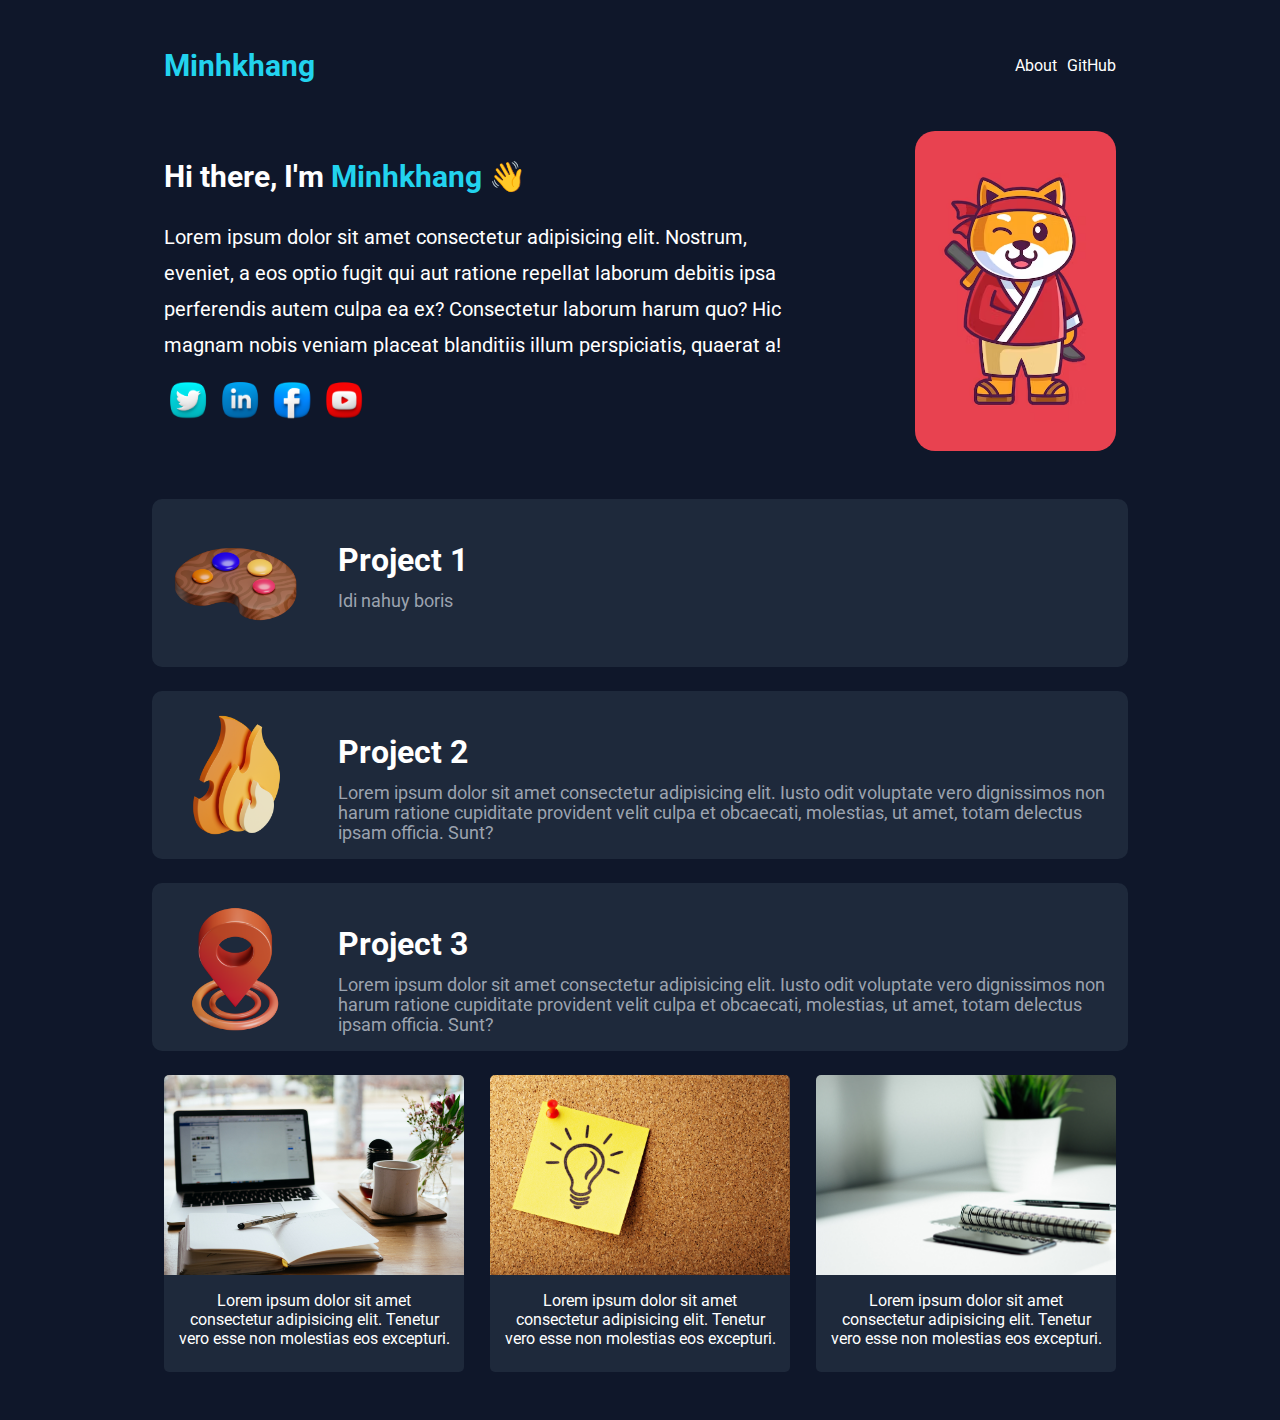
<file: index.html>
<!DOCTYPE html>
<html lang="en">
  <head>
    <!-- Google Tag Manager -->
    <script>
      (function (w, d, s, l, i) {
        w[l] = w[l] || [];
        w[l].push({ "gtm.start": new Date().getTime(), event: "gtm.js" });
        var f = d.getElementsByTagName(s)[0],
          j = d.createElement(s),
          dl = l != "dataLayer" ? "&l=" + l : "";
        j.async = true;
        j.src = "https://www.googletagmanager.com/gtm.js?id=" + i + dl;
        f.parentNode.insertBefore(j, f);
      })(window, document, "script", "dataLayer", "GTM-PRK76LTC");
    </script>
    <!-- End Google Tag Manager -->
    <link rel="stylesheet" href="styles/index.css" />
    <meta charset="UTF-8" />
    <meta name="viewport" content="width=device-width, initial-scale=1.0" />
    <title>Minhkhang</title>
    <link rel="shortcut icon" href="images/favicon.png" type="image/x-icon" />
    <link rel="stylesheet" href="styles/all.css" />
  </head>

  <!-- Google tag (gtag.js) -->
  <script
    async
    src="https://www.googletagmanager.com/gtag/js?id=G-BWH2E750XC"
  ></script>
  <script>
    window.dataLayer = window.dataLayer || [];
    function gtag() {
      dataLayer.push(arguments);
    }
    gtag("js", new Date());

    gtag("config", "G-BWH2E750XC");
  </script>

  <body>
    <!-- Google Tag Manager (noscript) -->
    <noscript
      ><iframe
        src="https://www.googletagmanager.com/ns.html?id=GTM-PRK76LTC"
        height="0"
        width="0"
        style="display: none; visibility: hidden"
      ></iframe
    ></noscript>
    <!-- End Google Tag Manager (noscript) -->
    <nav>
      <div class="logo">Minhkhang</div>
      <ul class="navlist">
        <a href="/about.html">
          <li>About</li>
        </a>
        <a href="https://github.com/minhkhang45" target="_blank">
          <li>GitHub</li>
        </a>
      </ul>
      <div class="burger">
        <div class="stick ones"></div>
        <div class="stick twos"></div>
        <div class="stick threes"></div>
      </div>
      <div class="burg-nav">
        <ul>
          <a href="/about.html">
            <li>About</li>
          </a>
          <a href="https://github.com/minhkhang45">
            <li>GitHub</li>
          </a>
        </ul>
      </div>
    </nav>
    <section class="greet">
      <div class="greet-content">
        <h1>
          Hi there, I'm
          <span class="greet-name"> Minhkhang </span>
          👋
        </h1>
        <p>
          Lorem ipsum dolor sit amet consectetur adipisicing elit. Nostrum,
          eveniet, a eos optio fugit qui aut ratione repellat laborum debitis
          ipsa perferendis autem culpa ea ex? Consectetur laborum harum quo? Hic
          magnam nobis veniam placeat blanditiis illum perspiciatis, quaerat a!
        </p>
        <div>
          <a href="">
            <img src="images/twitter-icon.png" alt="" />
          </a>
          <a href="">
            <img src="images/linkedin-icon.png" alt="" />
          </a>
          <a href="">
            <img src="images/facebook-icon.png" alt="" />
          </a>
          <a href="">
            <img src="images/youtube-icon.png" alt="" />
          </a>
        </div>
      </div>
      <div class="greet-image">
        <img src="images/my-logo.png" alt="" />
      </div>
    </section>
    <section class="projects">
      <div class="one project">
        <img src="images/project-web-design.png" alt="" />
        <div>
          <h1>Project 1</h1>
          <p>Idi nahuy boris</p>
        </div>
      </div>
      <div class="two project">
        <img src="images/project-fire.png" alt="" />
        <div>
          <h1>Project 2</h1>
          <p>
            Lorem ipsum dolor sit amet consectetur adipisicing elit. Iusto odit
            voluptate vero dignissimos non harum ratione cupiditate provident
            velit culpa et obcaecati, molestias, ut amet, totam delectus ipsam
            officia. Sunt?
          </p>
        </div>
      </div>
      <div class="three project">
        <img src="images/project-maps.png" alt="" />
        <div>
          <h1>Project 3</h1>
          <p>
            Lorem ipsum dolor sit amet consectetur adipisicing elit. Iusto odit
            voluptate vero dignissimos non harum ratione cupiditate provident
            velit culpa et obcaecati, molestias, ut amet, totam delectus ipsam
            officia. Sunt?
          </p>
        </div>
      </div>
    </section>
    <section class="recent-posts">
      <div class="post">
        <img src="images/image-post.jpeg" alt="" />
        <div class="post-text">
          <p>
            Lorem ipsum dolor sit amet consectetur adipisicing elit. Tenetur
            vero esse non molestias eos excepturi.
          </p>
        </div>
      </div>
      <div class="post">
        <img src="images/image-post2.jpeg" alt="" />
        <div class="post-text">
          <p>
            Lorem ipsum dolor sit amet consectetur adipisicing elit. Tenetur
            vero esse non molestias eos excepturi.
          </p>
        </div>
      </div>
      <div class="post">
        <img src="images/image-post3.jpeg" alt="" />
        <div class="post-text">
          <p>
            Lorem ipsum dolor sit amet consectetur adipisicing elit. Tenetur
            vero esse non molestias eos excepturi.
          </p>
        </div>
      </div>
    </section>
    <script src="main.js"></script>
  </body>
</html>
</file>
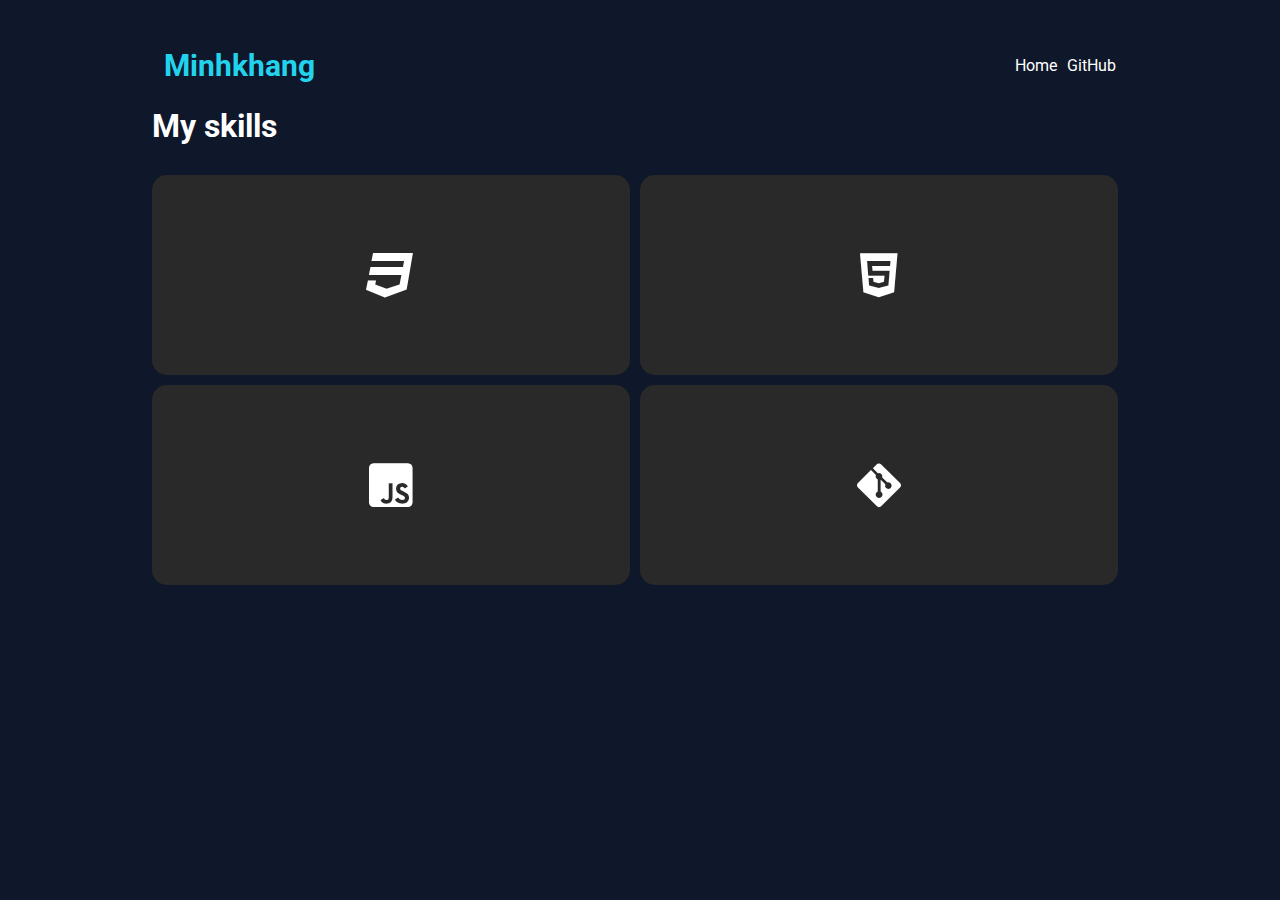
<file: about.html>
<!DOCTYPE html>
<html lang="en">
  <head>
    <!-- Google Tag Manager -->
    <script>
      (function (w, d, s, l, i) {
        w[l] = w[l] || [];
        w[l].push({ "gtm.start": new Date().getTime(), event: "gtm.js" });
        var f = d.getElementsByTagName(s)[0],
          j = d.createElement(s),
          dl = l != "dataLayer" ? "&l=" + l : "";
        j.async = true;
        j.src = "https://www.googletagmanager.com/gtm.js?id=" + i + dl;
        f.parentNode.insertBefore(j, f);
      })(window, document, "script", "dataLayer", "GTM-PRK76LTC");
    </script>
    <!-- End Google Tag Manager -->
    <link rel="stylesheet" href="styles/about.css" />
    <meta charset="UTF-8" />
    <meta name="viewport" content="width=device-width, initial-scale=1.0" />
    <title>About</title>
    <link rel="shortcut icon" href="images/favicon.png" type="image/x-icon" />
    <link rel="stylesheet" href="styles/all.css" />
  </head>
  <!-- Google tag (gtag.js) -->
  <script
    async
    src="https://www.googletagmanager.com/gtag/js?id=G-BWH2E750XC"
  ></script>
  <script>
    window.dataLayer = window.dataLayer || [];
    function gtag() {
      dataLayer.push(arguments);
    }
    gtag("js", new Date());

    gtag("config", "G-BWH2E750XC");
  </script>
  <body>
    <!-- Google Tag Manager (noscript) -->
    <noscript
      ><iframe
        src="https://www.googletagmanager.com/ns.html?id=GTM-PRK76LTC"
        height="0"
        width="0"
        style="display: none; visibility: hidden"
      ></iframe
    ></noscript>
    <!-- End Google Tag Manager (noscript) -->
    <nav>
      <a href="/">
        <div class="logo">Minhkhang</div>
      </a>
      <ul class="navlist">
        <a href="/index.html">
          <li>Home</li>
        </a>
        <a href="https://github.com/minhkhang45" target="_blank">
          <li>GitHub</li>
        </a>
      </ul>
      <div class="burger">
        <div class="stick ones"></div>
        <div class="stick twos"></div>
        <div class="stick threes"></div>
      </div>
      <div class="burg-nav">
        <ul>
          <a href="/index.html">
            <li>Home</li>
          </a>
          <a href="https://github.com/minhkhang45">
            <li>GitHub</li>
          </a>
        </ul>
      </div>
    </nav>
    <main>
      <h1>My skills</h1>
      <div class="skills-content">
        <div class="skills">
          <i class="fa-brands fa-css3"></i>
        </div>
        <div class="skills">
          <i class="fa-brands fa-html5"></i>
        </div>
        <div class="skills">
          <i class="fa-brands fa-square-js"></i>
        </div>
        <div class="skills">
          <i class="fa-brands fa-git-alt"></i>
        </div>
      </div>
    </main>
    <script src="main.js"></script>
  </body>
</html>
</file>
<file: styles/index.css>
@import url('https://fonts.googleapis.com/css2?family=Roboto:ital,wght@0,100;0,300;0,400;0,500;0,700;0,900;1,100;1,300;1,400;1,500;1,700;1,900&display=swap');

body {
    background-color: rgb(15, 23, 42);
    color: #fff;
    font-family: 'Roboto', sans-serif;
    margin: 0 auto;
    padding: 24px 12px;
    box-sizing: border-box;
    max-width: 1000px;
}

li {
    list-style-type: none;
}

nav {
    display: flex;
    justify-content: space-between;
    padding: 24px 12px;
}

.navlist {
    display: flex;
    align-items: center;
}

.navlist li {
    margin-left: 10px;
}

.logo {
    color: #22d3ee;
    font-size: 30px;
    font-weight: 700;
}

a {
    color: #fff;
}

.greet-content h1 {
    font-weight: 700;
    font-size: 1.875rem;
    line-height: 2.25rem;
}

.greet {
    padding: 24px 12px;
    display: flex;
    justify-content: space-between;
    align-items: center;
}

.greet-name {
    color: #22d3ee;
}

.greet-content {
    max-width: 65%;
}

.greet-content p {
    margin-top: 24px;
    font-size: 1.25rem;
    line-height: 2.25rem;
}

.greet-content div img {
    width: 48px;
    height: 48px;
    transition: .2s linear;
}

.greet-content div {
    margin-top: 12px;
}

.greet-content div img:hover {
    scale: 1.1;
}

.greet-image img {
    height: 320px;
    border-radius: 20px;
}

.project {
    width: 100%;
    background-color: rgb(30, 41, 59);
    border-radius: 10px;
    margin-top: 24px;
    padding: 12px 12px;
    transition: .1s linear;
    display: flex;
}

.projects img {
    width: 9rem;
    height: 9rem;
}

.projects h1 {
    margin-top: 30px;
}

.projects p {
    color: rgb(156 163 175);
    line-height: 2.25rem;
    margin-top: 12px;
    line-height: 20px;
    font-size: large;
}

.project:hover {
    scale: 1.05;
}

.project div {
    margin-left: 30px;
}

.recent-posts img {
    width: 300px;
    height: 199.969px;
    border-radius: 5px 5px 0 0;
}

.post-text {
    width: 300px;
    background-color: rgb(30, 41, 59);
    padding: 16px 12px 24px;
    border-radius: 0 0 5px 5px;
}

.recent-posts p {
    text-align: center;

}

.recent-posts {
    padding: 24px 0px;
    display: flex;
    justify-content: space-between;
}

.post {
    margin: 0 12px 0 12px
}

.burger,
.burg-nav {
    display: none;
}





























@media screen and (max-width: 1000px) {
    .recent-posts {
        flex-wrap: wrap;
        justify-content: left;
    }

    .post {
        flex-grow: 1;
        flex-basis: 200;
        min-width: 300px;
        margin: 12px;
        min-height: min-content;
    }

    .post img {
        min-width: 100%;
    }

    .post-text {
        min-width: 100%;
    }

    .project:hover {
        scale: 0.9;
    }
}

@media screen and (max-width: 600px) {
    .greet {
        flex-wrap: wrap-reverse;
    }

    .greet-image {
        min-width: 100%;
        display: flex;
        justify-content: center;
        background: #e84250;
        border-radius: 20px;
        margin-bottom: 40px;
    }

    .greet-content {
        width: 100%;
        max-width: 100%;
    }

    body {
        padding-left: 0;
        padding-right: 0;
    }

    .navlist {
        align-items: center;
    }

    .projects {
        padding: 0px 12px;
    }

    .project {
        flex-wrap: wrap;
        justify-content: center;
    }

    .project img {
        height: 144px;
        width: 144px;
    }

    .project div {
        margin: 0;
    }

    .project h1 {
        text-align: center;
    }

    .project p {
        text-align: justify;
    }

    .navlist {
        display: none;
    }

    .burger {
        display: flex;
        min-width: 50px;
        height: 50px;
        background: #fff;
        border-radius: 50%;
        padding: 5px;
        cursor: pointer;
        z-index: 2;
        align-items: center;
        justify-content: center;
        flex-direction: column;
    }

    .burg-nav {
        position: fixed;
        top: 0;
        left: 0;
        display: flex;
        min-width: 100%;
        min-height: 100%;
        align-items: center;
        justify-content: center;
        font-size: xx-large;
        background: black;
        text-align: center;
        transform: translateX(100%);
        transition: 1s;
    }

    .stick {
        width: 30px;
        height: 4px;
        background: black;
        border-radius: 20px;
        margin: 2px 0;
        transition: .3s ease-in-out;
    }

    .ones.click {
        transform: translateY(190%) rotate(45deg);
    }

    .threes.click {
        transform: translateY(-190%) rotate(-45deg);
    }

    .twos.click {
        transform: translateX(100%);
        opacity: 0;
    }
}



















































































/* Reset and base styles  */
* {
    padding: 0px;
    margin: 0px;
    border: none;
}

*,
*::before,
*::after {
    box-sizing: border-box;
}

/* Links */

a,
a:link,
a:visited {
    text-decoration: none;
}

a:hover {
    text-decoration: none;
}

/* Common */


ul,
ul li {
    list-style: none;
}

img {
    vertical-align: top;
}


address {
    font-style: normal;
}

/* Form */

input,
textarea,
button,
select {
    font-family: inherit;
    font-size: inherit;
    color: inherit;
    background-color: transparent;
}

input::-ms-clear {
    display: none;
}

button,
input[type="submit"] {
    display: inline-block;
    box-shadow: none;
    background-color: transparent;
    background: none;
    cursor: pointer;
}

input:focus,
input:active,
button:focus,
button:active {
    outline: none;
}

button::-moz-focus-inner {
    padding: 0;
    border: 0;
}

label {
    cursor: pointer;
}

legend {
    display: block;
}
</file>
<file: styles/about.css>
@import url('https://fonts.googleapis.com/css2?family=Roboto:ital,wght@0,100;0,300;0,400;0,500;0,700;0,900;1,100;1,300;1,400;1,500;1,700;1,900&display=swap');


body {
    background-color: rgb(15, 23, 42);
    color: #fff;
    font-family: 'Roboto', sans-serif;
    margin: 0 auto;
    padding: 24px 12px;
    box-sizing: border-box;
    max-width: 1000px;
}


li {
    list-style-type: none;
}

nav {
    display: flex;
    justify-content: space-between;
    padding: 24px 12px;
}

.navlist {
    display: flex;
    align-items: center;
}

.navlist li {
    margin-left: 10px;
}

.logo {
    color: #22d3ee;
    font-size: 30px;
    font-weight: 700;
}

a {
    color: #fff;
}

.burger,
.burg-nav {
    display: none;
}

i {
    font-size: 50px;
}

.skills-content {
    flex-wrap: wrap;
    display: flex;
    gap: 10px;
    margin-top: 30px;
}

.skills {
    width: calc(50% - 10px);
    min-height: 200px;
    background: #292929;
    border-radius: 15px;
    justify-content: center;
    display: flex;
    align-items: center;
}





@media screen and (max-width: 600px) {
    .navlist {
        display: none;
    }

    .burger {
        display: flex;
        min-width: 50px;
        height: 50px;
        background: #fff;
        border-radius: 50%;
        padding: 5px;
        cursor: pointer;
        z-index: 2;
        align-items: center;
        justify-content: center;
        flex-direction: column;
    }

    .burg-nav {
        position: fixed;
        top: 0;
        left: 0;
        display: flex;
        min-width: 100%;
        min-height: 100%;
        align-items: center;
        justify-content: center;
        font-size: xx-large;
        background: black;
        text-align: center;
        transform: translateX(100%);
        transition: 1s;
    }

    .stick {
        width: 30px;
        height: 4px;
        background: black;
        border-radius: 20px;
        transition: .3s ease-in-out;
        margin: 2px 0;
    }

    .ones.click {
        transform: translateY(190%) rotate(45deg);
    }

    .threes.click {
        transform: translateY(-190%) rotate(-45deg);
    }

    .twos.click {
        transform: translateX(100%);
        opacity: 0;
    }
}

































/* Reset and base styles  */
* {
    padding: 0px;
    margin: 0px;
    border: none;
}

*,
*::before,
*::after {
    box-sizing: border-box;
}

/* Links */

a,
a:link,
a:visited {
    text-decoration: none;
}

a:hover {
    text-decoration: none;
}

/* Common */


ul,
ul li {
    list-style: none;
}

img {
    vertical-align: top;
}


address {
    font-style: normal;
}

/* Form */

input,
textarea,
button,
select {
    font-family: inherit;
    font-size: inherit;
    color: inherit;
    background-color: transparent;
}

input::-ms-clear {
    display: none;
}

button,
input[type="submit"] {
    display: inline-block;
    box-shadow: none;
    background-color: transparent;
    background: none;
    cursor: pointer;
}

input:focus,
input:active,
button:focus,
button:active {
    outline: none;
}

button::-moz-focus-inner {
    padding: 0;
    border: 0;
}

label {
    cursor: pointer;
}

legend {
    display: block;
}
</file>
